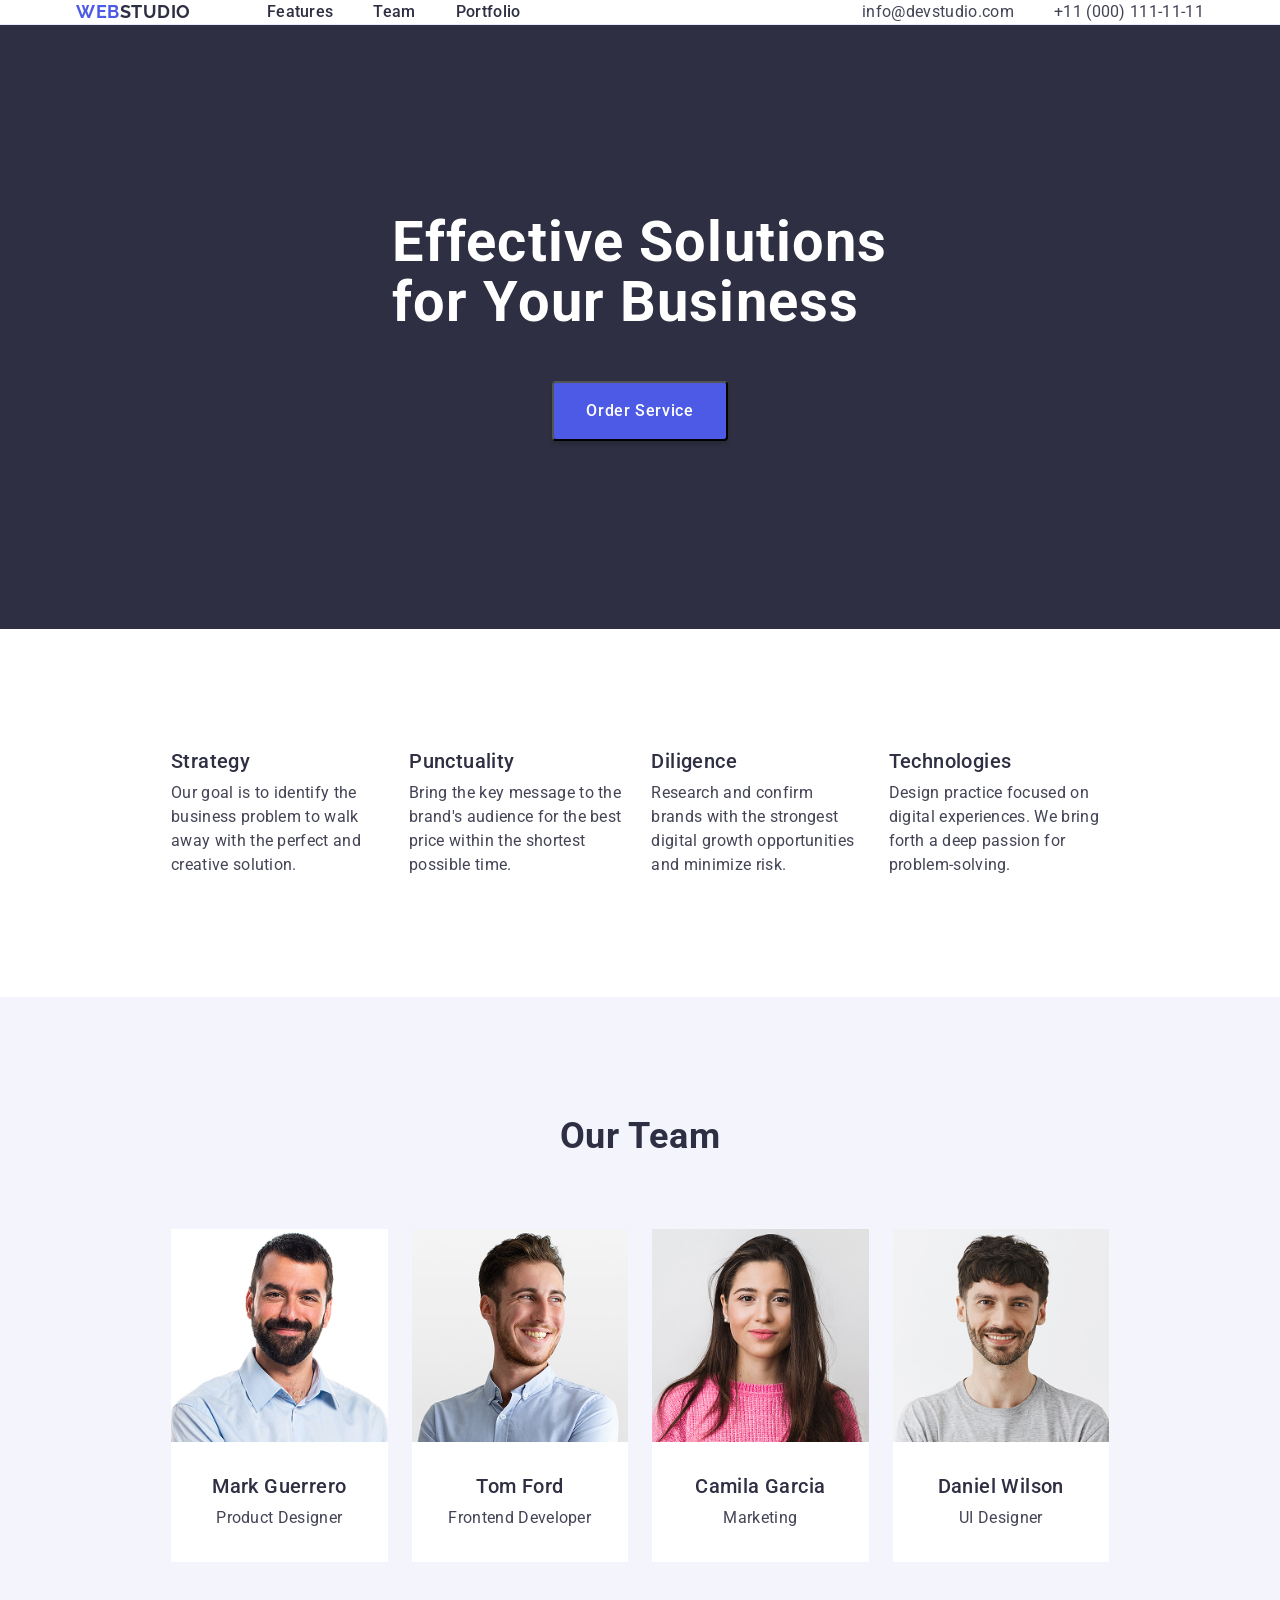
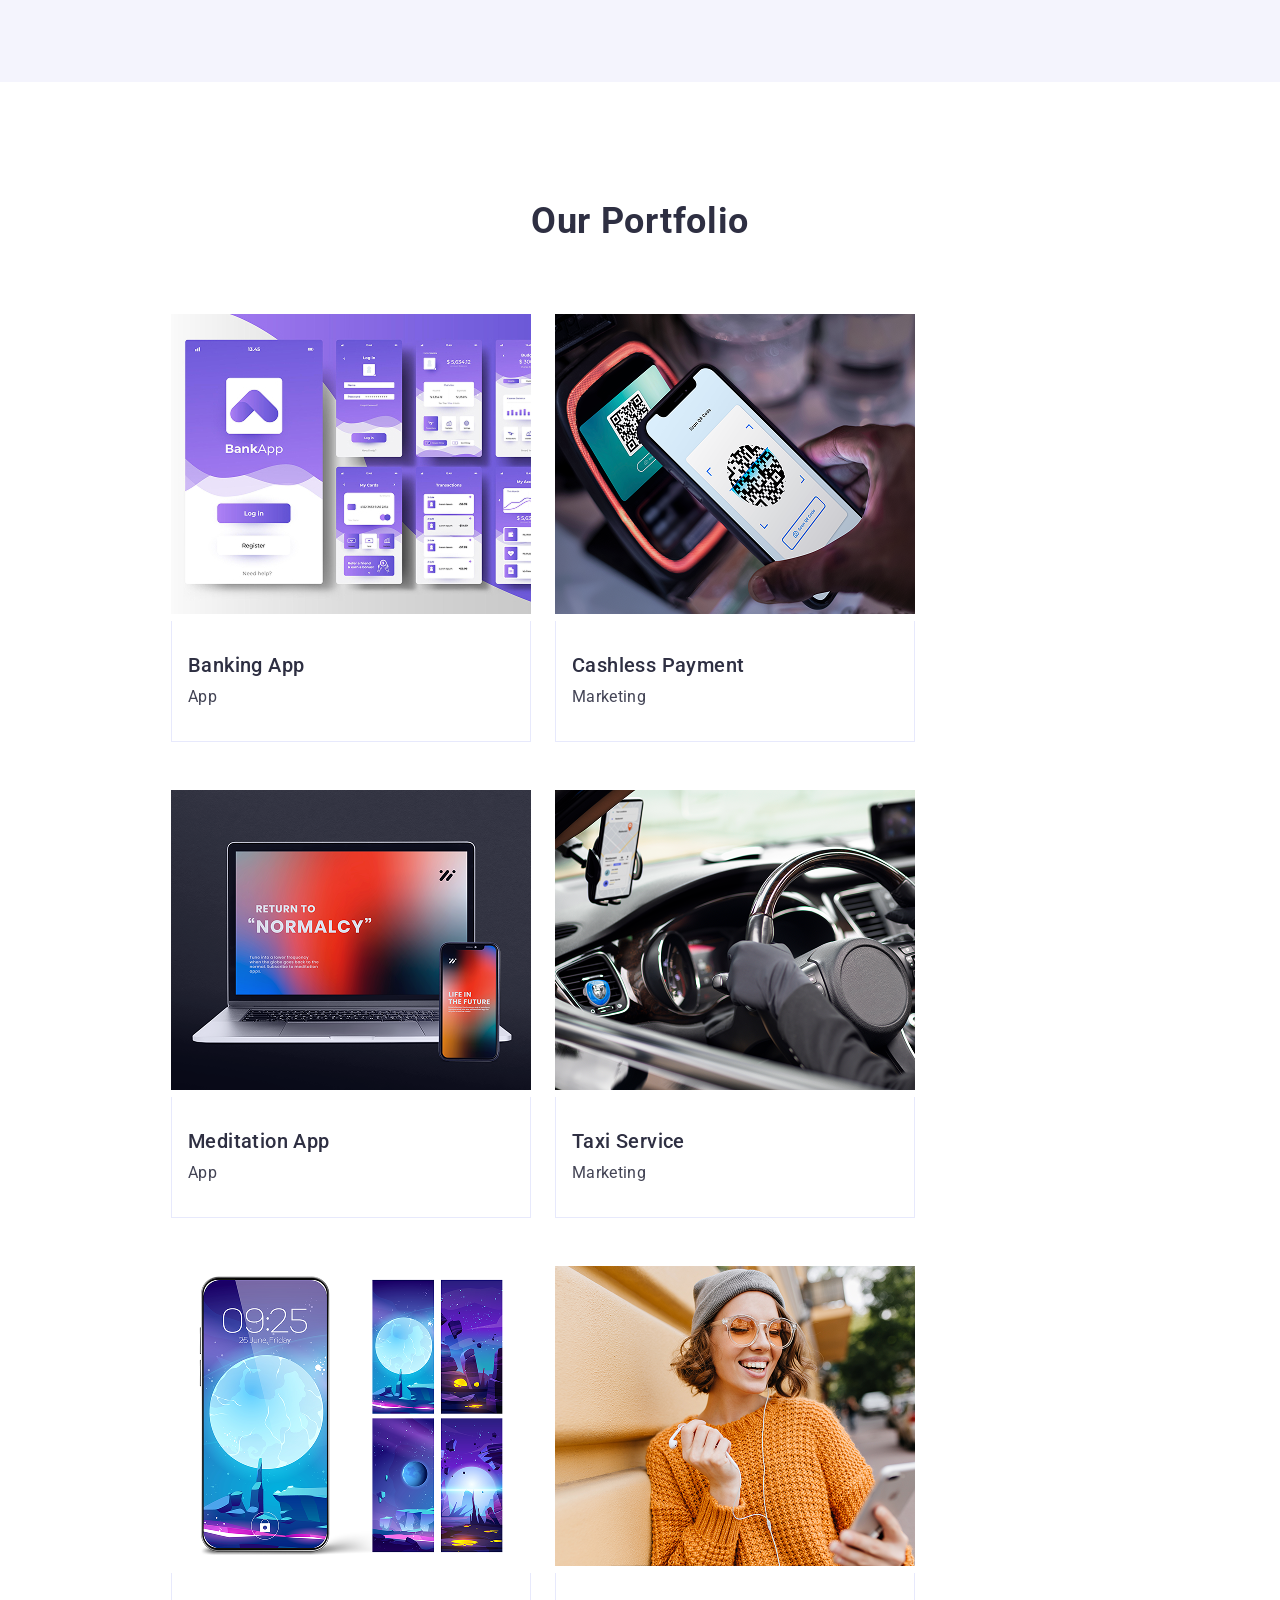
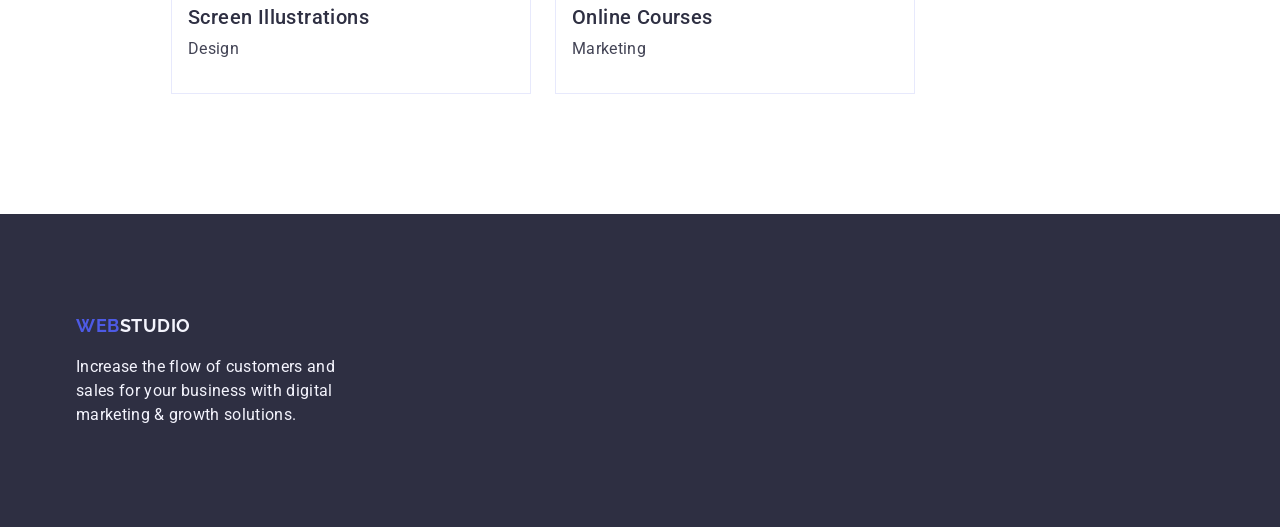
<file: index.html>
<!Doctype html>
<html lang="en">

<head>
    <meta charset="UTF-8">
    <meta name="viewport" content="width=device-width, initial-scale=1.0" />
    <title>WebStudio</title>

    <link rel="preconnect" href="https://fonts.googleapis.com">
    <link rel="preconnect" href="https://fonts.gstatic.com" crossorigin>
    <link
        href="https://fonts.googleapis.com/css2?family=Raleway:wght@700&family=Roboto:wght@400;500;700;900&display=swap"
        rel="stylesheet">


    <link rel="stylesheet"
        href="https://cdnjs.cloudflare.com/ajax/libs/modern-normalize/2.0.0/modern-normalize.min.css" />

    <link rel="stylesheet" href="./css/main.css" />
</head>

<body>
    <header id="header" class="header">
        <div class="header-container container">
            <a class="logo" href="./index.html">
                <span class="logo-web">Web</span><span class="logo-studio">Studio</span>
            </a>
            <nav class="menu-nav">
                <ul class="menu-nav-link">
                    <li>
                        <a href="#features" class="menu-nav-links">Features</a>
                    </li>
                    <li>
                        <a href="#team" class="menu-nav-links">Team</a>
                    </li>
                    <li>
                        <a href="#portfolio" class="menu-nav-links">Portfolio</a>
                    </li>
                </ul>
            </nav>
            <address class="contacts">
                <ul class="contacts-list">
                    <li>
                        <a href="mailto:info@devstudio.com" class="menu-nav-links">info@devstudio.com</a>
                    </li>
                    <li>
                        <a href="tel:+110001111111" class="menu-nav-links">+11 (000) 111-11-11</a>
                    </li>
                </ul>
            </address>
        </div>
    </header>
    <main>
        <section id="hero" class="hero section">
            <div class="hero-container container">
                <h1 class="hero-text">Effective Solutions for Your Business</h1>
                <button type="button" class="hero-button">Order Service</button>
            </div>
        </section>
        <section id="features" class="features section">
            <div class="features-container container">
                <h2 class="sr-only">Our features</h2>
                <ul class="features-list">
                    <li class="features-item">
                        <h3 class="features-heading">Strategy</h3>
                        <p class="features-text">
                            Our goal is to identify the business problem to walk away with the perfect and creative
                            solution.
                        </p>
                    </li>
                    <li class="features-item">
                        <h3 class="features-heading">Punctuality</h3>
                        <p class="features-text">
                            Bring the key message to the brand's audience for the best price within the shortest
                            possible time.
                        </p>
                    </li>
                    <li class="features-item">
                        <h3 class="features-heading">Diligence</h3>
                        <p class="features-text">
                            Research and confirm brands with the strongest digital growth opportunities and minimize
                            risk.
                        </p>
                    </li>
                    <li class="features-item">
                        <h3 class="features-heading">Technologies</h3>
                        <p class="features-text">
                            Design practice focused on digital experiences. We bring forth a deep passion for
                            problem-solving.
                        </p>
                    </li>
                </ul>
            </div>
        </section>
        <section id="team" class="team section">
            <div class="team-container container">
                <h2 class="heading">Our Team</h2>
                <ul class="section-team">
                    <li class="team-png">
                        <img class="img-team" src="./images/team-1.jpg" alt="Mark Guerrero Product Designer" width="264"
                            height="260" />
                        <div class="team-content">
                            <h3 class="team-heading">Mark Guerrero</h3>
                            <p class="team-text">Product Designer</p>
                        </div>
                    </li>
                    <li class="team-png">
                        <img class="img-team" src="./images/team-2.jpg" alt="Tom Ford Frontend Developer" width="264"
                            height="260" />
                        <div class="team-content">
                            <h3 class="team-heading">Tom Ford</h3>
                            <p class="team-text">Frontend Developer</p>
                        </div>
                    </li>
                    <li class="team-png">
                        <img class="img-team" src="./images/team-3.jpg" alt="Camila Garcia Marketing" width="264"
                            height="260" />
                        <div class="team-content">
                            <h3 class="team-heading">Camila Garcia</h3>
                            <p class="team-text">Marketing</p>
                        </div>
                    </li>
                    <li class="team-png">
                        <img class="img-team" src="./images/team-4.jpg" alt="Daniel Wilson UI Designer" width="264"
                            height="260" />
                        <div class="team-content">
                            <h3 class="team-heading">Daniel Wilson</h3>
                            <p class="team-text">UI Designer</p>
                        </div>
                    </li>
                </ul>
            </div>
        </section>
        <section id="portfolio" class="portfolio section">
            <div class="portfolio-container container">
                <h2 class="heading">Our Portfolio</h2>
                <ul class="section-portfolio">
                    <li class="portfolio-png">
                        <img class="img-portfolio" src="./images/Portfolio-1.jpg.png" alt="Application tabs" width="360"
                            height="300" />
                        <div class="portfolio-content">
                            <h3 class="portfolio-head">Banking App</h3>
                            <p class="portfolio-text">App</p>
                        </div>
                    </li>
                    <li class="portfolio-png">
                        <img class="img-portfolio" src="./images/Portfolio-2.jpg.png" alt="Telephone near the terminal"
                            width="360" height="300" />
                        <div class="portfolio-content">
                            <h3 class="portfolio-head">Cashless Payment</h3>
                            <p class="portfolio-text">Marketing</p>
                        </div>
                    </li>
                    <li class="portfolio-png">
                        <img class="img-portfolio" src="./images/Portfolio-3.jpg.png" alt="Laptop and smartphone"
                            width="360" height="300" />
                        <div class="portfolio-content">
                            <h3 class="portfolio-head">Meditation App</h3>
                            <p class="portfolio-text">App</p>
                        </div>
                    </li>
                    <li class="portfolio-png">
                        <img class="img-portfolio" src="./images/Portfolio-4.jpg.png"
                            alt="A driver in a car with a phone" width="360" height="300" />
                        <div class="portfolio-content">
                            <h3 class="portfolio-head">Taxi Service</h3>
                            <p class="portfolio-text">Marketing</p>
                        </div>
                    </li>
                    <li class="portfolio-png">
                        <img class="img-portfolio" src="./images/Portfolio-5.jpg.png" alt="Different phone wallpapers"
                            width="360" height="300" />
                        <div class="portfolio-content">
                            <h3 class="portfolio-head">Screen Illustrations</h3>
                            <p class="portfolio-text">Design</p>
                        </div>
                    </li>
                    <li class="portfolio-png">
                        <img class="img-portfolio" src="./images/Portfolio-6.jpg.png"
                            alt="Girl with headphones and a phone" width="360" height="300" />
                        <div class="portfolio-content">
                            <h3 class="portfolio-head">Online Courses</h3>
                            <p class="portfolio-text">Marketing</p>
                        </div>
                    </li>
                </ul>
            </div>
        </section>
    </main>
    <footer id="footer" class="footer">
        <div class="footer-container container">
            <a class="logo" href="./index.html"><span class="logo-web">Web</span><span
                    class="logo-studio-white">Studio</span>
            </a>
            <p class="footer-text">
                Increase the flow of customers and sales for your business with digital marketing & growth solutions.
            </p>
        </div>
    </footer>
</body>

</html>
</file>
<file: css/main.css>
@import './common.css';
@import './header.css';
@import './hero.css';
@import './features.css';
@import './team.css';
@import './portfolio.css';
@import './footer.css';
</file>
